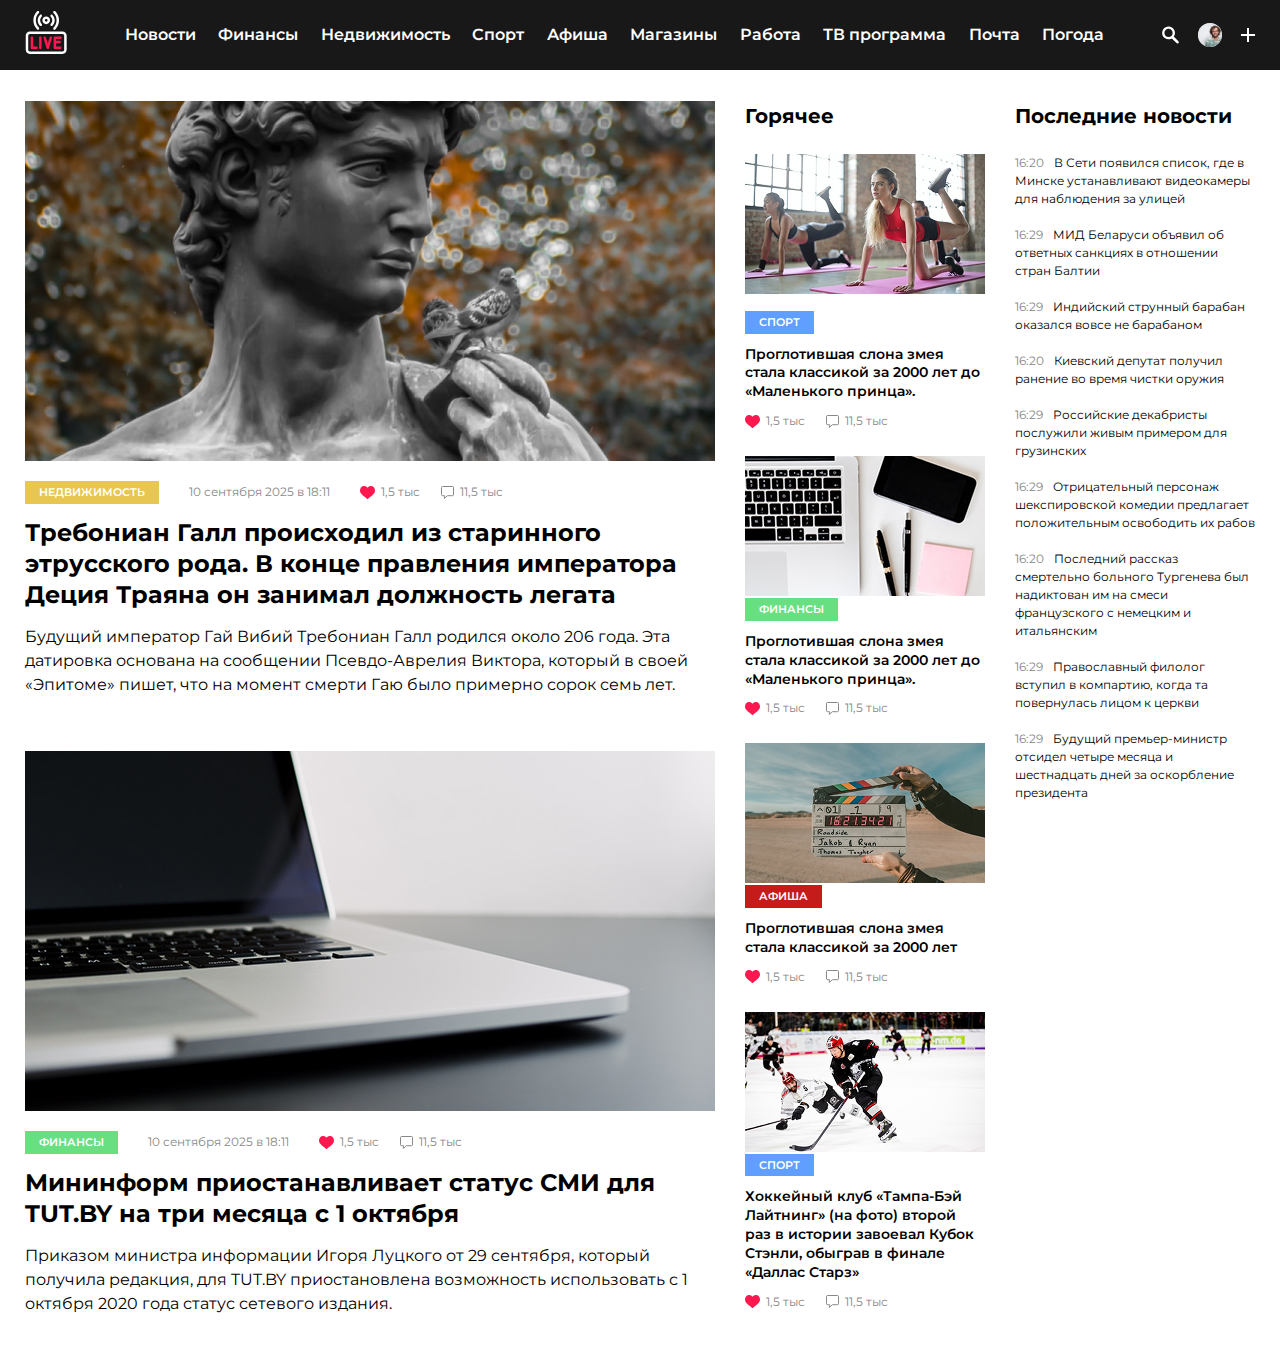
<file: simpleNews/index.html>
<!DOCTYPE html>
<html lang="en">
<head>
    <meta charset="UTF-8">
    <title>Live</title>
    <link href="https://fonts.googleapis.com/css2?family=Montserrat:ital,wght@0,100;0,200;0,300;0,400;0,500;0,600;0,700;0,800;0,900;1,100;1,200;1,300;1,400;1,500;1,600;1,700;1,800;1,900&display=swap"
          rel="stylesheet">
    <link rel="stylesheet" href="./css/common.css">
    <link rel="stylesheet" href="./css/header.css">
    <link rel="stylesheet" href="css/indexMain.css">
    <link rel="stylesheet" href="./css/lastNews.css">
</head>
<body>
<header>
    <div class="header-container">
        <a href="./index.html"><img src="./public/logo.svg" alt="LIVE"></a>
        <nav>
            <div>Новости</div>
            <div>Финансы</div>
            <div>Недвижимость</div>
            <div>Спорт</div>
            <div>Афиша</div>
            <div>Магазины</div>
            <div>Работа</div>
            <div>ТВ программа</div>
            <div>Почта</div>
            <div>Погода</div>
        </nav>
        <div>
            <img src="./public/search.svg" alt="поиск">
            <img src="./public/user_logo.svg" alt="user">
            <img src="./public/add.svg" alt="добавить новость">
        </div>
    </div>
</header>
<main>
    <div class="main-news-container">
        <div class="big-news-container">
            <a href="./news.html">
                <img src="./public/news1.jpg" alt="">
            </a>
            <div class="info-container">
                <div class="tag yellow">НЕДВИЖИМОСТЬ</div>
                <span class="data">10 сентября 2025 в 18:11</span>
                <div class="statistic">
                    <div>
                        <img src="./public/heart.svg" alt="">
                        1,5 тыс
                    </div>
                    <div>
                        <img src="./public/comments.svg" alt="">
                        11,5 тыс
                    </div>
                </div>
            </div>
            <a href="./news.html">
                <h1>Требониан Галл происходил из старинного этрусского рода.
                    В конце правления императора Деция Траяна он
                    занимал должность легата</h1>
                <p>Будущий император Гай Вибий Требониан Галл родился около 206 года.
                    Эта датировка основана на сообщении Псевдо-Аврелия Виктора, который
                    в своей «Эпитоме» пишет, что на момент смерти Гаю было примерно сорок семь лет.</p>
            </a>
        </div>
        <div class="big-news-container">
            <a href="./news.html">
                <img src="./public/news2.jpg" alt="">
            </a>
            <div class="info-container">
                <div class="tag green">ФИНАНСЫ</div>
                <span class="data">10 сентября 2025 в 18:11</span>
                <div class="statistic">
                    <div>
                        <img src="./public/heart.svg" alt="">
                        1,5 тыс
                    </div>
                    <div>
                        <img src="./public/comments.svg" alt="">
                        11,5 тыс
                    </div>
                </div>
            </div>
            <a href="./news.html">
                <h1>Мининформ приостанавливает статус СМИ для TUT.BY на три месяца с 1 октября                </h1>
                <p>Приказом министра информации Игоря Луцкого от 29 сентября, который получила редакция, для TUT.BY приостановлена возможность использовать с 1 октября 2020 года статус сетевого издания.
                </p>
            </a>
        </div>
    </div>
    <div class="hot-container">
        <h2>Горячее</h2>

        <div class="small-news-container">
            <a href="./news.html" class="image-link">
                <img src="./public/sport.jpg" alt="">
            </a>
            <div class="tag blue">СПОРТ</div>
            <a class="header" href="./news.html">
                <h2>Проглотившая слона змея стала классикой
                    за 2000 лет до «Маленького принца».</h2>
            </a>
            <div class="statistic">
                <div>
                    <img src="./public/heart.svg" alt="">
                    1,5 тыс
                </div>
                <div>
                    <img src="./public/comments.svg" alt="">
                    11,5 тыс
                </div>
            </div>
        </div>
        <div class="small-news-container">
            <a href="./news.html">
                <img src="./public/finance.jpg" alt="">
            </a>
            <div class="tag green">ФИНАНСЫ</div>
            <a class="header" href="./news.html">
                <h2>Проглотившая слона змея стала классикой за 2000 лет до «Маленького принца».</h2>
            </a>
            <div class="statistic">
                <div>
                    <img src="./public/heart.svg" alt="">
                    1,5 тыс
                </div>
                <div>
                    <img src="./public/comments.svg" alt="">
                    11,5 тыс
                </div>
            </div>
        </div>
        <div class="small-news-container">
            <a href="./news.html">
                <img src="./public/cinema.jpg" alt="">
            </a>
            <div class="tag red">АФИША</div>
            <a class="header" href="./news.html">
                <h2>Проглотившая слона змея стала классикой за 2000 лет</h2>
            </a>
            <div class="statistic">
                <div>
                    <img src="./public/heart.svg" alt="">
                    1,5 тыс
                </div>
                <div>
                    <img src="./public/comments.svg" alt="">
                    11,5 тыс
                </div>
            </div>
        </div>
        <div class="small-news-container">
            <a href="./news.html">
                <img src="./public/hockey.jpg" alt="">
            </a>
            <div class="tag blue">СПОРТ</div>
            <a class="header" href="./news.html">
                <h2>Хоккейный клуб «Тампа-Бэй Лайтнинг» (на фото) второй раз в истории завоевал Кубок Стэнли, обыграв в финале «Даллас Старз»</h2>
            </a>
            <div class="statistic">
                <div>
                    <img src="./public/heart.svg" alt="">
                    1,5 тыс
                </div>
                <div>
                    <img src="./public/comments.svg" alt="">
                    11,5 тыс
                </div>
            </div>
        </div>
    </div>
    <div class="last-news">
        <h2>Последние новости</h2>
        <div class="news-description">
            <span>16:20</span>
            В Сети появился список,
            где в Минске устанавливают видеокамеры для наблюдения за улицей
        </div>
        <div class="news-description">
            <span>16:29</span>
            МИД Беларуси объявил об ответных санкциях в отношении стран Балтии
        </div>
        <div class="news-description">
            <span>16:29</span>
            Индийский струнный барабан оказался вовсе не барабаном
        </div>
        <div class="news-description">
            <span>16:20</span>
            Киевский депутат получил ранение во время чистки оружия
        </div>
        <div class="news-description">
            <span>16:29</span>
            Российские декабристы послужили живым примером для грузинских
        </div>
        <div class="news-description">
            <span>16:29</span>
            Отрицательный персонаж шекспировской комедии предлагает положительным освободить их рабов
        </div>
        <div class="news-description">
            <span>16:20</span>
            Последний рассказ смертельно больного Тургенева был надиктован им на смеси французского с немецким и итальянским
        </div>
        <div class="news-description">
            <span>16:29</span>
            Православный филолог вступил в компартию, когда та повернулась лицом к церкви
        </div>
        <div class="news-description">
            <span>16:29</span>
            Будущий премьер-министр отсидел четыре месяца и шестнадцать дней за оскорбление президента
        </div>
    </div>
</main>
</body>
</html>
</file>
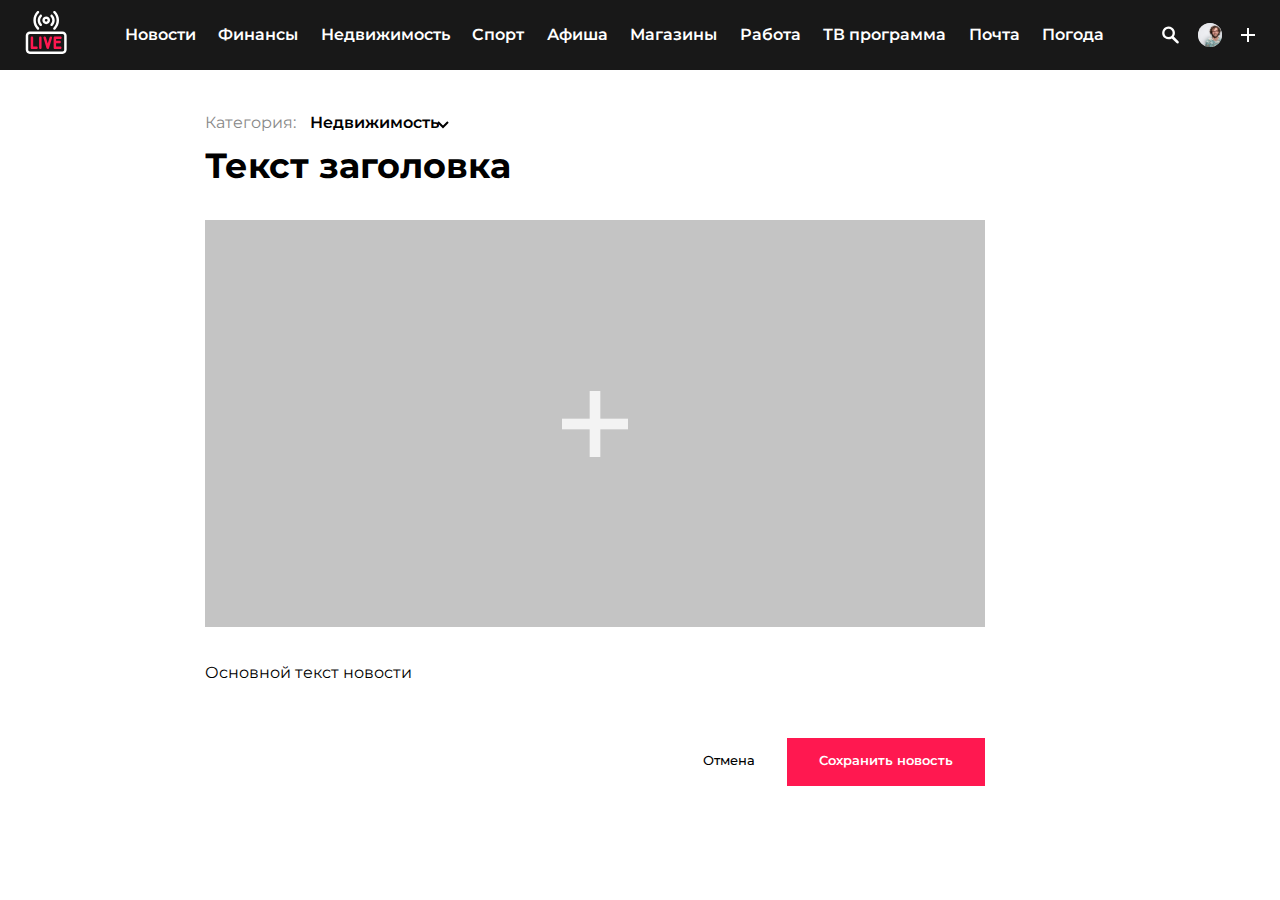
<file: simpleNews/addNews.html>
<!DOCTYPE html>
<html lang="en">
<head>
    <meta charset="UTF-8">
    <title>Live</title>
    <link href="https://fonts.googleapis.com/css2?family=Montserrat:ital,wght@0,100;0,200;0,300;0,400;0,500;0,600;0,700;0,800;0,900;1,100;1,200;1,300;1,400;1,500;1,600;1,700;1,800;1,900&display=swap"
          rel="stylesheet">
    <link rel="stylesheet" href="./css/common.css">
    <link rel="stylesheet" href="./css/header.css">
    <link rel="stylesheet" href="./css/addNews.css">
    <link rel="stylesheet" href="./css/lastNews.css">
</head>
<body>
<header>
    <div class="header-container">
        <a href="./index.html"><img src="./public/logo.svg" alt="LIVE"></a>
        <nav>
            <div>Новости</div>
            <div>Финансы</div>
            <div>Недвижимость</div>
            <div>Спорт</div>
            <div>Афиша</div>
            <div>Магазины</div>
            <div>Работа</div>
            <div>ТВ программа</div>
            <div>Почта</div>
            <div>Погода</div>
        </nav>
        <div>
            <img src="./public/search.svg" alt="поиск">
            <img src="./public/user_logo.svg" alt="user">
            <img src="./public/add.svg" alt="добавить новость">
        </div>
    </div>
</header>
<main>
    <form action="#" method="post" class="full-news-container">
        <div class="info-container">
            Категория:
            <select>
                <option value="property">Недвижимость</option>
            </select>
        </div>
        <input type="text" placeholder="Текст заголовка" class="news-name">
        <div class="image-container">
            <img src="./public/plus.svg" alt="">
        </div>
        <div class="full-text" contentEditable=true data-text="Основной текст новости"></div>
        <div class="button-container">
            <button>Отмена</button>
            <button class="add-button">Сохранить новость</button>
        </div>
    </form>
</main>
</body>
</html>
</file>
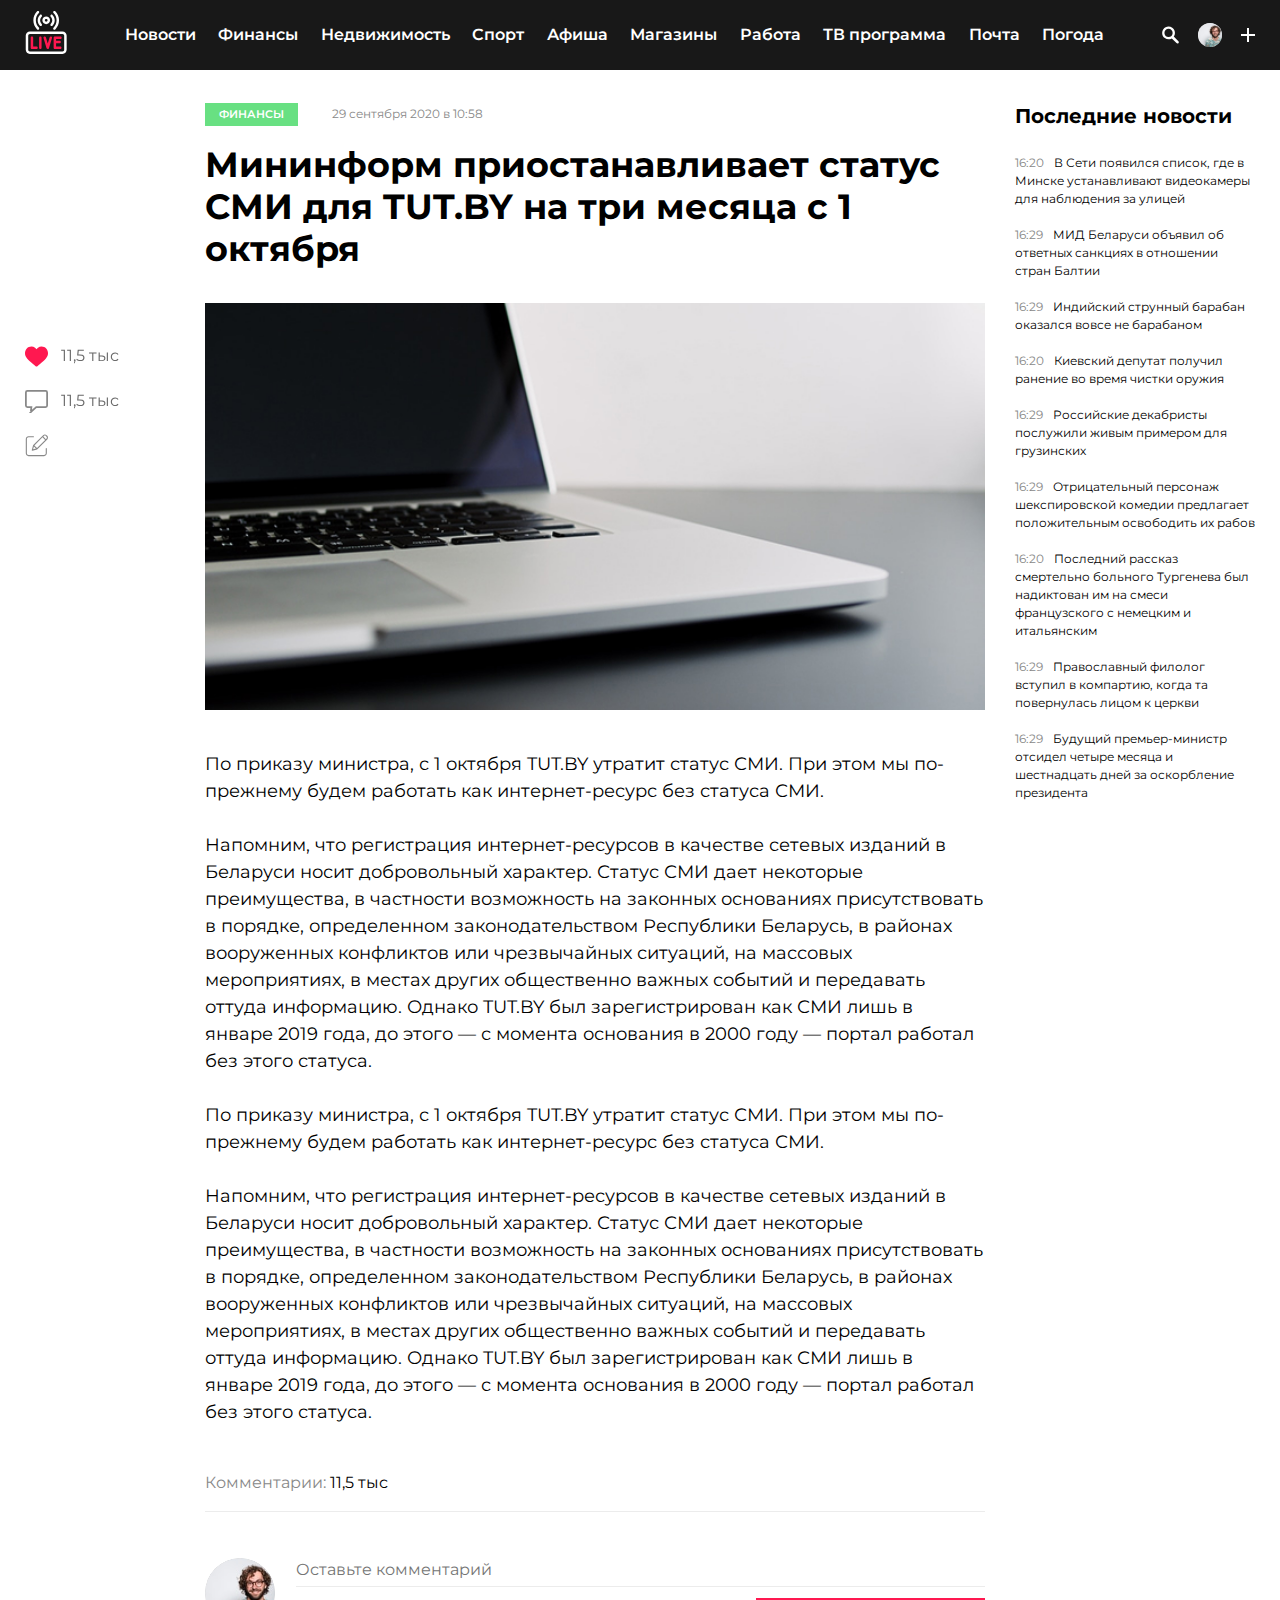
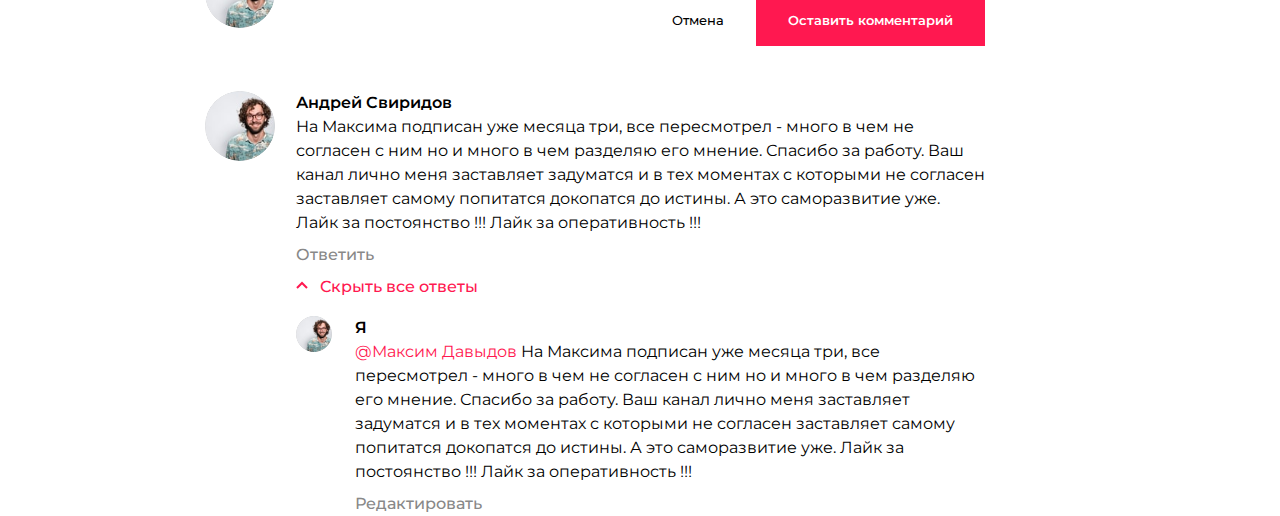
<file: simpleNews/news.html>
<!DOCTYPE html>
<html lang="en">
<head>
    <meta charset="UTF-8">
    <title>Live</title>
    <link href="https://fonts.googleapis.com/css2?family=Montserrat:ital,wght@0,100;0,200;0,300;0,400;0,500;0,600;0,700;0,800;0,900;1,100;1,200;1,300;1,400;1,500;1,600;1,700;1,800;1,900&display=swap"
          rel="stylesheet">
    <link rel="stylesheet" href="./css/common.css">
    <link rel="stylesheet" href="./css/header.css">
    <link rel="stylesheet" href="./css/newsMain.css">
    <link rel="stylesheet" href="./css/lastNews.css">
</head>
<body>
<header>
    <div class="header-container">
        <a href="./index.html"><img src="./public/logo.svg" alt="LIVE"></a>
        <nav>
            <div>Новости</div>
            <div>Финансы</div>
            <div>Недвижимость</div>
            <div>Спорт</div>
            <div>Афиша</div>
            <div>Магазины</div>
            <div>Работа</div>
            <div>ТВ программа</div>
            <div>Почта</div>
            <div>Погода</div>
        </nav>
        <div>
            <img src="./public/search.svg" alt="поиск">
            <img src="./public/user_logo.svg" alt="user">
            <img src="./public/add.svg" alt="добавить новость">
        </div>
    </div>
</header>
<main>
    <div class="statistics-container">
        <div>
            <img src="./public/heart.svg" alt="">
            11,5 тыс
        </div>
        <div>
            <img src="./public/comments.svg" alt="">
            11,5 тыс
        </div>
        <img src="./public/edit.svg" alt="" class="edit">
    </div>
    <div class="full-news-container">
        <div class="info-container">
            <div class="tag green">ФИНАНСЫ</div>
            <span class="data">29 сентября 2020 в 10:58</span>
        </div>
        <h1>Мининформ приостанавливает статус СМИ для TUT.BY на три месяца
            с 1 октября</h1>
        <img src="./public/news2.jpg" alt="">
        <div class="full-text">
            <p>По приказу министра, с 1 октября TUT.BY утратит статус СМИ. При этом мы по-прежнему будем работать как
                интернет-ресурс без статуса СМИ.</p>
            <p>Напомним, что регистрация интернет-ресурсов в качестве сетевых изданий в Беларуси носит добровольный
                характер. Статус СМИ дает некоторые преимущества, в частности возможность на законных основаниях
                присутствовать в порядке, определенном законодательством Республики Беларусь, в районах вооруженных
                конфликтов или чрезвычайных ситуаций, на массовых мероприятиях, в местах других общественно важных
                событий и
                передавать оттуда информацию. Однако TUT.BY был зарегистрирован как СМИ лишь в январе 2019 года, до
                этого —
                с момента основания в 2000 году — портал работал без этого статуса.</p>
            <p>По приказу министра, с 1 октября TUT.BY утратит статус СМИ. При этом мы по-прежнему будем работать как
                интернет-ресурс без статуса СМИ.</p>
            <p>Напомним, что регистрация интернет-ресурсов в качестве сетевых изданий в Беларуси носит добровольный
                характер. Статус СМИ дает некоторые преимущества, в частности возможность на законных основаниях
                присутствовать в порядке, определенном законодательством Республики Беларусь, в районах вооруженных
                конфликтов или чрезвычайных ситуаций, на массовых мероприятиях, в местах других общественно важных
                событий и
                передавать оттуда информацию. Однако TUT.BY был зарегистрирован как СМИ лишь в январе 2019 года, до
                этого —
                с момента основания в 2000 году — портал работал без этого статуса.</p>
        </div>
        <div class="comments-container">
            <div class="name">Комментарии: <span>11,5 тыс</span></div>
            <div class="add-container">
                <img class="user-comment-image" src="./public/user_logo.svg" alt="">
                <div>
                    <input type="text" placeholder="Оставьте комментарий">
                    <div class="button-container">
                        <button>Отмена</button>
                        <button class="add-button">Оставить комментарий</button>
                    </div>
                </div>
            </div>
            <div class="added-comments-container">
                <div class="comment-container">
                    <img class="user-comment-image" src="./public/user_logo.svg" alt="">
                    <div>
                        <span class="username">Андрей Свиридов</span>
                        <div class="comment-text">
                            На Максима подписан уже месяца три, все пересмотрел - много в чем не согласен с ним но и
                            много в чем разделяю его мнение.
                            Спасибо за работу.
                            Ваш канал лично меня заставляет задуматся и в тех моментах с которыми не согласен заставляет
                            самому попитатся докопатся до истины.
                            А это саморазвитие уже. Лайк за постоянство !!! Лайк за оперативность !!!
                        </div>
                        <span class="answer">Ответить</span>
                        <span class="hide-show"> <img src="./public/up-arrow.svg" alt="">Скрыть все ответы</span>
                        <div class="comment-container">
                            <img src="./public/user_logo.svg" alt="" class="subcomment-user-logo">
                            <div>
                                <span class="username">Я</span>
                                <div class="comment-text">
                                    <span class="answer-reference">@Максим Давыдов</span>
                                    На Максима подписан уже месяца три, все пересмотрел - много в чем не согласен с ним
                                    но и
                                    много в чем разделяю его мнение.
                                    Спасибо за работу.
                                    Ваш канал лично меня заставляет задуматся и в тех моментах с которыми не согласен
                                    заставляет
                                    самому попитатся докопатся до истины.
                                    А это саморазвитие уже. Лайк за постоянство !!! Лайк за оперативность !!!
                                </div>
                                <span class="answer">Редактировать</span>
                            </div>
                        </div>
                    </div>
                </div>
            </div>
        </div>
    </div>
    <div class="last-news">
        <h2>Последние новости</h2>
        <div class="news-description">
            <span>16:20</span>
            В Сети появился список,
            где в Минске устанавливают видеокамеры для наблюдения за улицей
        </div>
        <div class="news-description">
            <span>16:29</span>
            МИД Беларуси объявил об ответных санкциях в отношении стран Балтии
        </div>
        <div class="news-description">
            <span>16:29</span>
            Индийский струнный барабан оказался вовсе не барабаном
        </div>
        <div class="news-description">
            <span>16:20</span>
            Киевский депутат получил ранение во время чистки оружия
        </div>
        <div class="news-description">
            <span>16:29</span>
            Российские декабристы послужили живым примером для грузинских
        </div>
        <div class="news-description">
            <span>16:29</span>
            Отрицательный персонаж шекспировской комедии предлагает положительным освободить их рабов
        </div>
        <div class="news-description">
            <span>16:20</span>
            Последний рассказ смертельно больного Тургенева был надиктован им на смеси французского с немецким и итальянским
        </div>
        <div class="news-description">
            <span>16:29</span>
            Православный филолог вступил в компартию, когда та повернулась лицом к церкви
        </div>
        <div class="news-description">
            <span>16:29</span>
            Будущий премьер-министр отсидел четыре месяца и шестнадцать дней за оскорбление президента
        </div>
    </div>
</main>
</body>
</html>
</file>
<file: simpleNews/css/common.css>
* {
    margin: 0;
    padding: 0;
    font-family: 'Montserrat', sans-serif;
    line-height: 150%;
}

main {
    width: 1230px;
    margin: 31px auto 0;
    display: flex;
}

.data {
    margin-right: 30px;
    color: #888888;
    font-size: 12px;
}

h2 {
    font-size: 20px;
    margin-bottom: 23px;
}

.tag {
    color: #ffffff;
    padding: 3px 14px;
    font-weight: 600;
    font-size: 11px;
    margin-right: 30px;
    display: inline-block
}

.tag.yellow {
    background: #E7C652;;
}

.tag.green {
    background: #68E082;
}

.tag.blue {
    background: #609FFF;
}

.tag.red {
    background: #C51B1b;
}

.button-container button {
    padding: 12px 32px 16px;
    border: none;
    background: none;
    font-weight: 500;
}

.button-container button.add-button {
    background: #FF1850;
    color: #ffffff;
    font-weight: 600;
}

[contentEditable=true]:empty:not(:focus):before {
    content: attr(data-text)
}
</file>
<file: simpleNews/css/header.css>
header {
    background: #181818;
    height: 70px;
    display: flex;
    align-items: center;
}

.header-container {
    width: 1230px;
    display: flex;
    justify-content: space-between;
    align-items: center;
    margin: 0 auto;
}

.header-container > nav {
    display: flex;
    color: #ffffff;
    width: 980px;
    justify-content: space-between;
    font-weight: 600;
    font-size: 16px;
}

.header-container > nav > div:hover {
    color: #888888;
    cursor: pointer;
}

.header-container > div {
    width: 93px;
    display: flex;
    justify-content: space-between;
}
</file>
<file: simpleNews/css/indexMain.css>
main {
    display: flex;
    justify-content: space-between;
}

.statistic {
    display: flex;
    color: #888888;
    font-size: 12px;
}

.statistic > div {
    display: flex;
    align-items: center;
    margin-right: 21px;
}

.statistic > div > img {
    margin-right: 6px;
}

.main-news-container {
    width: 690px;
    display: flex;
    flex-direction: column;
}

.main-news-container > .big-news-container a {
    text-decoration: none;
    color: #000000;
    display: flex;
    flex-direction: column;
}

.main-news-container > .big-news-container > img {
    width: 690px;
    height: 360px;
}

.main-news-container > .big-news-container > .info-container {
    display: flex;
    margin-top: 20px;
    align-items: center;
    color: #888888;
    font-size: 12px;
}

.main-news-container > .big-news-container h1 {
    font-size: 24px;
    margin-top: 13px;
    line-height: 130%;
}

.main-news-container > .big-news-container p {
    font-size: 16px;
    margin-top: 15px;
}

.main-news-container > .big-news-container {
    margin-bottom: 54px;
}

.hot-container {
    width: 240px;
}

.small-news-container {
    margin-bottom: 26px;
}

.small-news-container > a {
    text-decoration: none;
    color: #000000;
    display: flex;
}

.small-news-container >.image-link{
    margin-bottom: 15px;
}

.small-news-container > .header {
    margin-top: 11px;
    margin-bottom: 11px;
}

.small-news-container > a > img {
    width: 240px;
}

.small-news-container > a > h2 {
    font-size: 14px;
    margin-bottom: 0;
    font-weight: 600;
    line-height: 135%;
}
</file>
<file: simpleNews/css/lastNews.css>
.last-news {
    width: 240px;
}

.last-news .news-description{
    font-size: 12px;
    margin-bottom: 18px;
    line-height: 150%;
}

.last-news .news-description >span{
    margin-right: 7px;
    color: #888888;
}
</file>
<file: simpleNews/css/addNews.css>
main {
    display: flex;
}

.full-news-container {
    margin-left: 180px;
    width: 780px;
    margin-right: 30px;
}

.info-container {
    color: #888888;
}

.info-container select {
    border: none;
    font-weight: 600;
    font-size: 16px;
    line-height: 150%;
    color: #000000;
    -moz-appearance: none;
    -webkit-appearance: none;
    appearance: none;
    background: url("../public/arrow-down-black.svg") no-repeat right;
    padding: 10px;
}

.full-news-container > .news-name {
    line-height: 120%;
    margin-bottom: 33px;
    border: none;
    color: #000000;
    font-weight: bold;
    font-size: 35px;
}

.full-news-container > .news-name::placeholder {
    color: #000000;
    font-weight: bold;
    font-size: 35px;
    opacity: 1;
}

.full-news-container .image-container {
    width: 100%;
    height: 407px;
    background: #C4C4C4;
    display: flex;
    align-items: center;
    justify-content: center;
    margin-bottom: 34px;
}

.full-news-container .image-container > img {
    cursor: pointer;
}

.full-news-container .full-text {
    margin-bottom: 53px;
}

.button-container{
    width: 100%;
    justify-content: flex-end;
    display: flex;
}
</file>
<file: simpleNews/css/newsMain.css>
main {
    display: flex;
    position: relative;
}

.statistics-container {
    position: fixed;
    top: 344px;
    height: 109px;
    width: 98px;
    color: #6A6A6A;
    font-size: 16px;
    line-height: 120%;
}

.statistics-container > div {
    display: flex;
    align-items: center;
    margin-bottom: 21px;
}

.statistics-container img {
    width: 23px;
    height: 23px;
    margin-right: 13px;
}

.statistics-container > .edit {
    cursor: pointer;
}

.full-news-container {
    margin-left: 180px;
    width: 780px;
    margin-right: 30px;
}

.full-news-container > .info-container {
    margin-bottom: 18px;
}

.full-news-container > h1 {
    font-size: 35px;
    line-height: 120%;
    margin-bottom: 33px;
}

.full-news-container > img {
    width: 780px;
    height: 407px;
    margin-bottom: 34px;
}

.full-news-container > .full-text {
    font-size: 18px;
}

.full-news-container > .full-text > p {
    margin-bottom: 27px;
}

.full-news-container > .full-text > p:last-child {
    margin-bottom: 0;
}

.comments-container {
    margin-top: 45px;
}

.comments-container .name {
    color: #888888;
    font-size: 16px;
    padding-bottom: 16px;
    margin-bottom: 46px;
    border-bottom: 1px solid #ECECEC;;
}

.comments-container .name > span {
    color: #000000;
}

.comments-container .add-container {
    display: flex;
    margin-bottom: 45px;
}

.comments-container .add-container > div {
    width: 690px;
}

.comments-container .add-container input {
    color: #888888;
    border: none;
    border-bottom: 1px solid #ECECEC;
    padding-bottom: 4px;
    font-size: 16px;
    width: 100%;
    margin-bottom: 11px;
}

.comments-container .add-container .button-container {
    display: flex;
    justify-content: flex-end;
    width: 100%;
}

.user-comment-image {
    border-radius: 50%;
    width: 70px;
    height: 70px;
    margin-right: 21px;
}

.subcomment-user-logo {
    width: 36px;
    height: 36px;
    border-radius: 50%;
    margin-right: 23px;
}

.comment-container {
    display: flex;
    font-size: 16px;
    line-height: 150%;
}

.comment-container > div > .username {
    font-weight: 600;
    margin-bottom: 6px;
}

.comment-container > div > .comment-text {
    margin-bottom: 8px;
}

.comment-container > div > .comment-text .answer-reference {
    color: #FF1850;
}

.comment-container > div > .answer {
    color: #888888;
    font-weight: 500;
}

.comment-container > div > .hide-show {
    color: #FF1850;
    display: flex;
    align-items: center;
    margin-bottom: 17px;
    margin-top: 8px;
    font-weight: 500;
}

.comment-container > div > .hide-show > img {
    margin-right: 12px;
}
</file>
